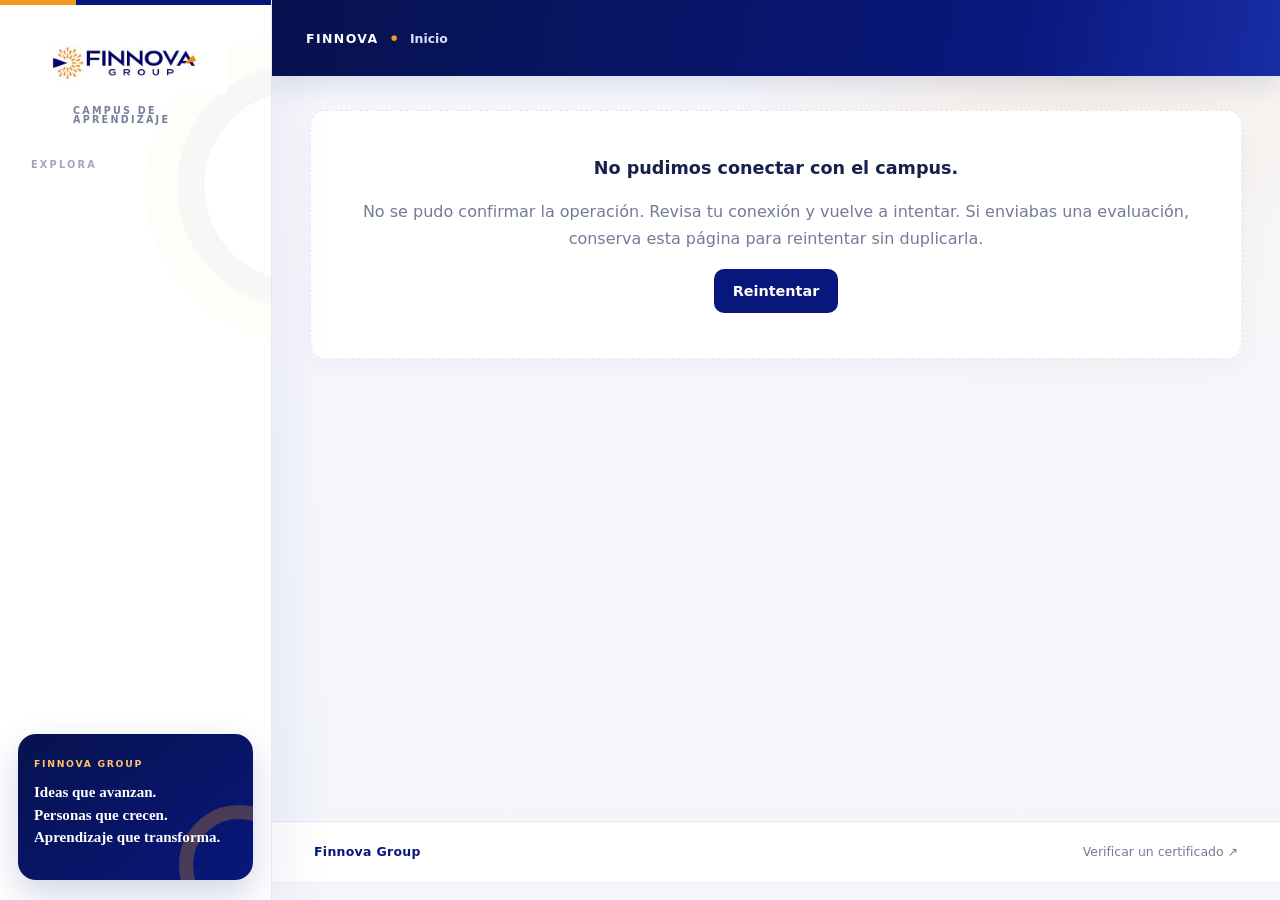
<file: web/index.html>
<!doctype html>
<html lang="es"><head><meta charset="utf-8"><meta name="viewport" content="width=device-width,initial-scale=1"><meta name="theme-color" content="#070a70"><meta name="description" content="Campus Finnova Group: aprendizaje, cursos y certificaciones corporativas."><title>Campus Finnova | Finnova Group</title><link rel="icon" href="favicon.svg?v=finnova7"><link rel="stylesheet" href="styles.css?v=finnova7"><script defer src="config.js?v=finnova7"></script><script defer src="demo.js?v=finnova7"></script><script defer src="certificate.js?v=finnova7"></script><script defer src="app.js?v=finnova7"></script></head>
<body class="finnova-theme"><a class="skip" href="#main">Saltar al contenido</a><aside id="sidebar"><a class="brand brand-finnova" href="#inicio" aria-label="Finnova Group — Campus de aprendizaje"><span class="brand-logo-wrap"><img class="brand-logo" src="assets/finnova-group.png?v=finnova7" alt="Finnova Group"></span><span class="brand-campus">CAMPUS DE APRENDIZAJE</span></a><div class="nav-label">EXPLORA</div><nav id="navigation" aria-label="Navegación principal"></nav><div class="aside-bottom"><span class="small">FINNOVA GROUP</span><p>Ideas que avanzan.<br>Personas que crecen.<br><strong>Aprendizaje que transforma.</strong></p><div id="mode"></div></div></aside><div class="shell"><header><button id="menu" class="icon-button" aria-label="Abrir menú" aria-expanded="false">☰</button><div class="breadcrumb"><strong class="breadcrumb-brand">FINNOVA</strong><span class="breadcrumb-dot">•</span><b id="section-name">Inicio</b></div><div id="account"></div></header><main id="main" tabindex="-1"><div class="empty">Preparando tu experiencia Finnova…</div></main><footer><span id="footer-brand">Finnova Group</span><a href="#verificar">Verificar un certificado ↗</a></footer></div><dialog id="dialog"><div id="dialog-content"></div></dialog><div id="toast" role="status" aria-live="polite"></div></body></html>
</file>
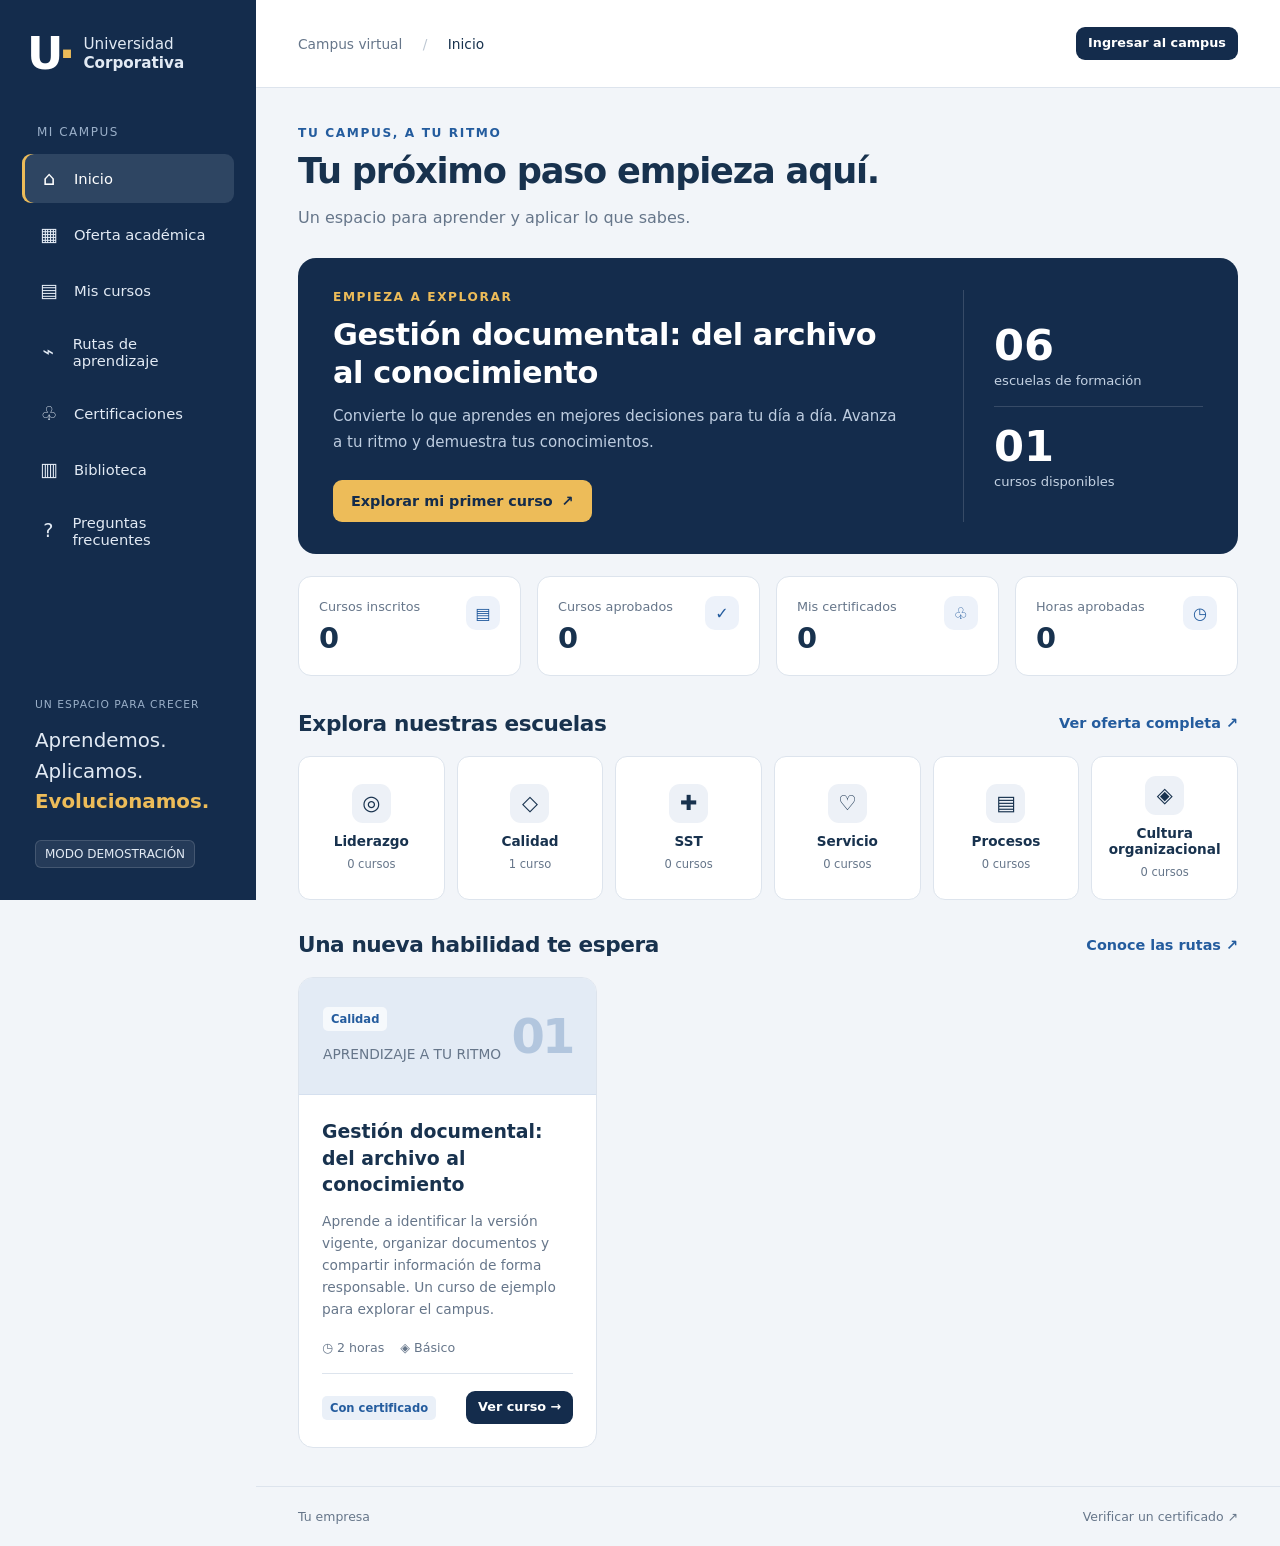
<file: universidad-corporativa/web/index.html>
<!doctype html>
<html lang="es"><head><meta charset="utf-8"><meta name="viewport" content="width=device-width,initial-scale=1"><meta name="theme-color" content="#142c4c"><meta name="description" content="Tu espacio de aprendizaje, cursos y certificaciones corporativas."><title>Universidad Corporativa</title><link rel="icon" href="favicon.svg"><link rel="stylesheet" href="styles.css"><script defer src="config.js"></script><script defer src="demo.js"></script><script defer src="app.js"></script></head>
<body><a class="skip" href="#main">Saltar al contenido</a><aside id="sidebar"><a class="brand" href="#inicio"><span class="mark">U<span>·</span></span><span>Universidad<br><strong>Corporativa</strong></span></a><div class="nav-label">MI CAMPUS</div><nav id="navigation" aria-label="Navegación principal"></nav><div class="aside-bottom"><span class="small">UN ESPACIO PARA CRECER</span><p>Aprendemos.<br>Aplicamos.<br><strong>Evolucionamos.</strong></p><div id="mode"></div></div></aside><div class="shell"><header><button id="menu" class="icon-button" aria-label="Abrir menú" aria-expanded="false">☰</button><div class="breadcrumb">Campus virtual <span>/</span> <b id="section-name">Inicio</b></div><div id="account"></div></header><main id="main" tabindex="-1"><div class="empty">Cargando tu campus…</div></main><footer><span id="footer-brand">Universidad Corporativa</span><a href="#verificar">Verificar un certificado ↗</a></footer></div><dialog id="dialog"><div id="dialog-content"></div></dialog><div id="toast" role="status" aria-live="polite"></div></body></html>
</file>
<file: web/styles.css>
:root{--navy:#070a70;--ink:#181e48;--muted:#656b7e;--line:#dfe3ef;--bg:#f4f5fa;--gold:#f49119;--blue:#2435a6;--green:#247968;--radius:18px;font-family:Inter,ui-sans-serif,system-ui,-apple-system,BlinkMacSystemFont,"Segoe UI",sans-serif;color:var(--ink);background:var(--bg);font-size:16px}*{box-sizing:border-box}body{margin:0}button,input,select,textarea{font:inherit}button,a,input,select,textarea{-webkit-tap-highlight-color:transparent}button,a{touch-action:manipulation}button{cursor:pointer}button:disabled{cursor:wait;opacity:.6}a{color:inherit;text-decoration:none}a:hover{text-decoration:underline}button:focus-visible,a:focus-visible,input:focus-visible,select:focus-visible,textarea:focus-visible,summary:focus-visible{outline:3px solid #2e86d5;outline-offset:3px}h1,h2,h3,p{margin-top:0}h1{font-size:2.2rem;line-height:1.2;letter-spacing:-1.2px;margin-bottom:12px}h2{font-size:1.35rem;letter-spacing:-.4px}h3{font-size:1.1rem;line-height:1.4}p{line-height:1.7}small,.small{font-size:.8rem}#sidebar{width:256px;background:var(--navy);color:#e2eaf4;position:fixed;inset:0 auto 0 0;z-index:10;padding:32px 22px;display:flex;flex-direction:column}.brand{display:flex;align-items:center;gap:13px;line-height:1.3;font-size:.95rem;margin:0 5px 48px}.brand:hover{text-decoration:none}.mark{font-size:2.8rem;font-weight:800;line-height:1;letter-spacing:-5px;color:white}.mark span{color:var(--gold)}.nav-label{color:#9aafc8;font-size:.75rem;letter-spacing:1.5px;margin:0 15px 15px}nav{display:grid;gap:7px}nav a{padding:13px 15px;display:flex;gap:13px;align-items:center;border-radius:9px;font-size:.92rem}nav a.active{background:#2e4562;color:#fff;box-shadow:inset 3px 0 var(--gold)}nav a:hover{background:#263f5e;text-decoration:none}.nav-icon{font-size:1.2rem;width:24px;text-align:center}.aside-bottom{margin-top:auto;padding:25px 13px 0}.aside-bottom .small{color:#9aafc8;font-size:.67rem;letter-spacing:1px}.aside-bottom p{font-size:1.24rem;line-height:1.55;margin:14px 0 22px}.aside-bottom strong{color:var(--gold)}.demo-label{display:inline-block;padding:6px 9px;background:#ffffff13;border:1px solid #ffffff25;border-radius:6px;font-size:.75rem}.shell{margin-left:256px}header{height:88px;padding:0 42px;background:white;border-bottom:1px solid var(--line);display:flex;justify-content:space-between;align-items:center;gap:15px}.breadcrumb{font-size:.86rem;color:var(--muted)}.breadcrumb span{margin:0 16px;color:#bdc7d2}.breadcrumb b{font-weight:500;color:var(--ink)}#account{display:flex;align-items:center;gap:14px}.avatar{background:#e6edf7;border-radius:50%;width:38px;height:38px;display:inline-grid;place-items:center;font-weight:600;font-size:.85rem}.account-name{font-size:.85rem}.icon-button{background:none;border:0;color:var(--ink);padding:8px}#menu{display:none}main{padding:38px 42px;min-height:calc(100vh - 155px);max-width:1550px;margin:auto}.eyebrow{font-size:.76rem;letter-spacing:1.6px;font-weight:650;text-transform:uppercase;color:var(--blue);margin-bottom:10px}.muted{color:var(--muted)}.intro{display:flex;align-items:center;justify-content:space-between;gap:20px;margin-bottom:27px}.intro p{margin:8px 0 0}.btn{border:0;border-radius:9px;padding:12px 18px;background:var(--navy);color:white;font-weight:600;font-size:.9rem;display:inline-flex;align-items:center;justify-content:center;gap:9px;line-height:1.3;white-space:normal}.btn:hover{background:#254971;text-decoration:none}.btn.secondary{border:1px solid var(--line);color:var(--ink);background:white}.btn.gold{background:var(--gold);color:var(--navy)}.btn.danger{background:#a93343}.btn.small{padding:8px 12px;font-size:.8rem}.btn.link{color:var(--blue);background:none;padding:6px 0}.hero{background:var(--navy);color:white;border-radius:var(--radius);padding:32px 35px;display:grid;grid-template-columns:1fr 240px;gap:35px;overflow:hidden;position:relative}.hero .eyebrow{color:var(--gold)}.hero h2{font-size:1.9rem;line-height:1.25;max-width:560px;margin:12px 0}.hero p{color:#becde0;font-size:.94rem;max-width:570px;margin-bottom:24px}.hero-summary{border-left:1px solid #ffffff26;padding-left:30px;display:flex;flex-direction:column;justify-content:center;gap:18px}.hero-summary strong{font-size:2.7rem;line-height:1;font-weight:600}.hero-summary span{font-size:.82rem;color:#c3d1e2;display:block;margin-top:6px}.hero-summary .mini{border-top:1px solid #ffffff26;padding-top:18px}.stats{display:grid;grid-template-columns:repeat(4,1fr);gap:16px;margin:22px 0 32px}.stat{background:white;border:1px solid var(--line);border-radius:13px;padding:19px 20px;display:flex;justify-content:space-between;align-items:flex-start;gap:12px}.stat b{display:block;font-size:1.8rem;line-height:1.2;margin:6px 0 0}.stat small{color:var(--muted);font-size:.8rem}.stat-icon{width:34px;height:34px;display:grid;place-items:center;background:#edf2fa;border-radius:10px;color:var(--blue)}.section-head{display:flex;justify-content:space-between;align-items:center;gap:16px;margin:30px 0 17px}.section-head h2{margin:0}.schools{display:grid;grid-template-columns:repeat(6,1fr);gap:12px}.school{background:white;border:1px solid var(--line);border-radius:12px;padding:19px 10px;text-align:center;color:var(--ink);transition:transform .18s,border-color .18s}.school:hover{transform:translateY(-3px);border-color:#7b9aba}.school strong{display:block;font-size:.85rem;margin:10px 0 4px}.school small{font-size:.72rem;color:var(--muted)}.school-symbol{width:39px;height:39px;display:grid;place-items:center;border-radius:11px;background:#edf1f7;margin:auto;font-size:1.3rem}.grid{display:grid;grid-template-columns:repeat(3,minmax(0,1fr));gap:21px}.course{border:1px solid var(--line);border-radius:15px;background:white;overflow:hidden;display:flex;flex-direction:column}.course-cover{background:#e3ebf5;min-height:117px;padding:24px;display:flex;justify-content:space-between;align-items:center;color:var(--blue);border-bottom:1px solid #d5e0ef}.cover-number{font-size:3rem;line-height:1;font-weight:750;opacity:.25;letter-spacing:-3px}.course-cover .tag{background:#ffffffb0}.course-body{padding:23px;display:flex;flex:1;flex-direction:column}.course h3{font-size:1.18rem;margin-bottom:12px}.course p{font-size:.86rem;color:var(--muted);line-height:1.6;flex:1}.course-meta{display:flex;gap:16px;font-size:.79rem;color:var(--muted);margin:7px 0 18px}.course-bottom{border-top:1px solid var(--line);padding-top:17px;display:flex;justify-content:space-between;align-items:center;gap:12px}.tag{font-size:.72rem;font-weight:600;border-radius:5px;padding:5px 8px;background:#eaf0f8;color:var(--blue);display:inline-block}.tag.green{color:#176451;background:#e6f3ee}.tag.gold{color:#885b0b;background:#fff3d9}.tag.red{color:#a52d3d;background:#fdeaf0}.filters{display:flex;flex-wrap:wrap;gap:12px;margin:24px 0}.filters input{flex:2;min-width:180px}.filters select{flex:1;min-width:170px}input,select,textarea{border:1px solid #cbd5e0;border-radius:8px;background:white;color:var(--ink);padding:11px 12px;width:100%;font-size:.93rem}textarea{resize:vertical;min-height:100px;line-height:1.6}label{display:block;font-size:.85rem;font-weight:550;margin-bottom:7px}label:has(input[type=checkbox]),label:has(input[type=radio]){font-weight:400;display:flex;align-items:flex-start;gap:11px;line-height:1.55}input[type=checkbox],input[type=radio]{width:19px;height:19px;flex-shrink:0;margin:3px 0;accent-color:var(--navy)}.field{margin-bottom:18px}.form-grid{display:grid;grid-template-columns:1fr 1fr;gap:0 18px}.panel{background:white;border:1px solid var(--line);border-radius:var(--radius);padding:28px;margin-bottom:22px}.panel p:last-child{margin-bottom:0}.empty{background:white;border:1px dashed #c2cede;border-radius:15px;padding:45px 28px;text-align:center;color:var(--muted)}.empty h3{color:var(--ink)}.progress{height:7px;background:#e8edf4;border-radius:10px;overflow:hidden;margin:12px 0}.progress span{height:100%;display:block;background:var(--green);border-radius:10px}.course-layout{display:grid;grid-template-columns:270px minmax(0,1fr);gap:24px}.lesson-nav{align-self:start;background:white;border:1px solid var(--line);padding:20px;border-radius:14px}.lesson-nav button{display:block;text-align:left;width:100%;border:0;border-radius:8px;background:none;padding:13px 11px;color:var(--ink);font-size:.86rem;margin:5px 0;line-height:1.5}.lesson-nav button.active{background:#eaf0f8;font-weight:600}.reading{white-space:pre-wrap;line-height:1.9;font-size:1rem}.lesson-actions{display:flex;justify-content:space-between;gap:14px;border-top:1px solid var(--line);padding-top:22px;margin-top:28px}.notice{padding:15px 19px;border:1px solid #e2d3ae;background:#fff8e9;border-radius:10px;color:#775621;font-size:.88rem;line-height:1.6;margin-bottom:22px}.notice.blue{background:#edf4fc;border-color:#cbdff4;color:#254971}.quiz-question{border:1px solid var(--line);border-radius:12px;padding:24px;margin:20px 0}.quiz-question legend{font-weight:600;padding:0 7px;line-height:1.5}.quiz-question label{padding:11px 13px;border:1px solid var(--line);border-radius:7px;margin:10px 0}.quiz-question label:has(input:checked){background:#edf4fc;border-color:#457fb4}.score{font-size:4rem;font-weight:700;color:var(--green);margin:12px 0}.cert{position:relative;padding:29px;border-top:4px solid var(--gold)}.cert .cert-icon{font-size:2rem;color:#ad7b21;margin-bottom:18px}.cert h3{margin:10px 0}.cert code{font-size:.78rem;word-break:break-all;color:var(--muted)}.tabs{display:flex;gap:6px;border-bottom:1px solid var(--line);margin:24px 0;flex-wrap:wrap}.tabs button{border:0;background:none;padding:14px 18px;color:var(--muted);border-bottom:3px solid transparent}.tabs button.active{color:var(--navy);border-color:var(--navy);font-weight:600}.table-wrap{overflow:auto;background:white;border:1px solid var(--line);border-radius:12px}table{width:100%;border-collapse:collapse;font-size:.82rem;white-space:nowrap}th,td{text-align:left;border-bottom:1px solid var(--line);padding:15px}th{background:#eaf0f7;font-weight:600}td .btn{font-size:.76rem}details{padding:21px 0;border-bottom:1px solid var(--line)}summary{cursor:pointer;font-weight:600;line-height:1.5}details p{margin:15px 0 0;color:var(--muted)}footer{border-top:1px solid var(--line);padding:22px 42px;display:flex;justify-content:space-between;gap:20px;font-size:.78rem;color:var(--muted)}dialog{border:0;border-radius:18px;padding:30px;max-width:560px;width:calc(100% - 30px);max-height:90vh;box-shadow:0 20px 100px #10284340;color:var(--ink)}dialog::backdrop{background:#11283fb3;backdrop-filter:blur(3px)}.dialog-head{display:flex;justify-content:space-between;gap:20px;margin-bottom:18px}.dialog-head h2{margin:0}.dialog-actions{display:flex;gap:12px;margin-top:20px;flex-wrap:wrap}.error{color:#a1293d;font-size:.87rem;line-height:1.5;margin:12px 0}#toast{position:fixed;bottom:25px;left:50%;transform:translateX(-50%);z-index:50;background:var(--navy);color:white;border-radius:10px;padding:14px 22px;max-width:90vw;box-shadow:0 6px 30px #0002;display:none;font-size:.9rem}.editor-item{padding:20px;border:1px solid var(--line);border-radius:12px;margin-bottom:18px}.editor-item h3{display:flex;justify-content:space-between;align-items:center;gap:15px}.editor-width{max-width:950px}.auth-card{max-width:580px;margin:40px auto}.skip{position:fixed;top:-60px;left:20px;background:white;padding:12px;z-index:100}.skip:focus{top:10px}.route-step{display:flex;align-items:center;gap:12px;margin:14px 0;font-size:.9rem}.route-step b{background:#edf2f8;width:26px;height:26px;border-radius:50%;display:grid;place-items:center;font-size:.8rem;flex-shrink:0}.row{display:flex;align-items:center;gap:12px;flex-wrap:wrap}.bar-row{display:grid;grid-template-columns:130px 1fr 45px;gap:14px;align-items:center;font-size:.85rem;margin:13px 0}.certificate-print{border:8px double var(--gold);padding:45px;text-align:center;background:white}.certificate-print h1{font-size:2rem}.certificate-print h2{font-size:1.7rem}.certificate-print p{margin:17px 0}.visually-hidden{position:absolute;width:1px;height:1px;overflow:hidden;clip:rect(0,0,0,0)}@media(min-width:1450px){.hero{padding:38px 42px}.hero h2{font-size:2.2rem}}@media(max-width:1150px){#sidebar{width:220px;padding:28px 16px}.shell{margin-left:220px}main{padding:30px 25px}header{padding:0 25px}.schools{grid-template-columns:repeat(3,1fr)}.grid{grid-template-columns:repeat(2,minmax(0,1fr))}.hero{grid-template-columns:1fr 150px;gap:22px}.stats{grid-template-columns:repeat(2,1fr)}}@media(max-width:760px){#sidebar{transform:translateX(-100%);transition:transform .2s;width:256px}body.menu-open #sidebar{transform:translateX(0);box-shadow:0 0 0 100vmax #12263e80}.shell{margin-left:0}#menu{display:block}header{height:72px;padding:0 18px;position:relative}.breadcrumb{flex:1;font-size:.8rem}.breadcrumb span{margin:0 7px}.breadcrumb b{display:none}.account-name{display:none}main{padding:26px 19px}.intro{align-items:flex-start}.intro .btn{font-size:.8rem;padding:10px;flex-shrink:0}h1{font-size:1.8rem}.hero{grid-template-columns:1fr;padding:27px}.hero h2{font-size:1.65rem}.hero-summary{display:none}.stats{gap:10px;margin-bottom:25px}.stat{padding:15px}.stat small{font-size:.74rem}.stat-icon{display:none}.schools{gap:9px}.school{padding:15px 7px}.school strong{font-size:.77rem}.grid{grid-template-columns:1fr}.course-layout{grid-template-columns:1fr}.lesson-nav{padding:14px}.lesson-nav button{padding:8px}.panel{padding:22px}.form-grid{grid-template-columns:1fr}.section-head{align-items:flex-start}.section-head .btn{font-size:.78rem}.lesson-actions{flex-wrap:wrap}footer{padding:20px;font-size:.7rem}.tabs button{padding:12px 9px;font-size:.82rem}.bar-row{grid-template-columns:85px 1fr 36px}.certificate-print{padding:22px}.certificate-print h1{font-size:1.4rem}}@media(prefers-reduced-motion:reduce){*{animation:none!important;transition:none!important;scroll-behavior:auto!important}}@media print{#sidebar,header,footer,.no-print,#toast{display:none!important}.shell{margin:0}main{padding:0}.certificate-print{margin:0;border:6px double #ad7b21;page-break-inside:avoid}body{background:white}@page{size:landscape;margin:15mm}}


/* Visores integrados y estado de solicitudes, sin cambiar el diseño del campus. */
#network-status{position:fixed;bottom:20px;right:20px;z-index:10000;background:#142c4c;color:white;padding:12px 18px;border-radius:10px;box-shadow:0 4px 18px #0002;pointer-events:none}
#network-status[hidden]{display:none}
.resource-viewer{margin-top:24px;max-width:100%;min-width:0}
.resource-viewer iframe{display:block;width:100%;height:65vh;min-height:280px;border:1px solid #dce2e8;border-radius:10px;background:#f7f9fc}
.resource-viewer iframe.video-frame{height:auto;min-height:0;aspect-ratio:16/9}
.resource-viewer video,.resource-viewer img{display:block;width:100%;max-height:70vh;object-fit:contain;border-radius:10px;background:#101c2d}
.resource-viewer audio{width:100%}
.resource-viewer details{margin-top:12px;font-size:13px;overflow-wrap:anywhere}
dialog.resource-dialog{width:min(1100px,95vw);max-width:95vw}
.course-layout>section{min-width:0}


/* Universidad Corporativa / edición institucional */
:root{--navy:#18283f;--ink:#21314a;--muted:#626e7e;--line:#e0e3e7;--bg:#f6f6f3;--gold:#d6b775;--blue:#35557b;--green:#287462;--radius:20px}
body{background:radial-gradient(ellipse at 100% 0,#e9edf2 0,transparent 38%),var(--bg)}
h1{font-weight:650;letter-spacing:-1.3px}h2{font-weight:650}main{padding-top:42px}
#sidebar{background:linear-gradient(160deg,#243851,#111e32 72%);border-right:1px solid #ffffff12;overflow-y:auto}
.brand{margin-bottom:42px;gap:12px;font-size:.91rem}.brand .mark{position:relative;border:1px solid #d6b7758a;border-radius:50%;width:49px;height:49px;display:grid;place-items:center;font:25px Georgia,serif;letter-spacing:-3px;color:#e8d2a4;flex-shrink:0}.mark span{font:inherit;color:inherit;position:absolute;left:25px;top:14px;font-size:19px}.brand .mark{padding-right:10px}
.nav-label{font-size:.64rem;letter-spacing:2.4px;color:#9eafc3}nav a{padding:13px 14px;border:1px solid transparent;transition:background .18s,color .18s}nav a.active{background:#ffffff0d;border-color:#d6b7753d;box-shadow:inset 3px 0 var(--gold);color:#f4dfb8}nav a:hover{background:#ffffff0d}.aside-bottom{border-top:1px solid #ffffff14;margin-top:36px}.aside-bottom p{font-family:Georgia,serif;font-size:1.3rem}.aside-bottom .small{letter-spacing:1.7px;font-size:.59rem}.demo-label{font-size:.64rem;letter-spacing:1px;border-radius:20px;padding:7px 10px}
header{background:#ffffffd9;backdrop-filter:blur(15px);height:82px;border-bottom-color:#dce0e5}.avatar{background:#e9edf1;border:1px solid #d6dfe7;color:#304763}.eyebrow{font-size:.65rem;letter-spacing:2.2px;color:#816436}.intro{margin-bottom:30px}.intro p{max-width:700px}
.btn{border-radius:10px;padding:13px 19px;box-shadow:0 3px 7px #18283f0b;transition:background .16s,box-shadow .16s,transform .16s}.btn:hover{box-shadow:0 6px 16px #18283f16;transform:translateY(-1px)}.btn.gold{background:linear-gradient(110deg,#e4c990,#c9a15d);color:#16253b}.btn.secondary{background:#ffffffc9;border-color:#d9dee4}.btn.link{box-shadow:none}.btn:disabled{transform:none}.btn:active{transform:translateY(0)}
.hero{isolation:isolate;background:radial-gradient(ellipse at 90% 20%,#3c5470 0,transparent 52%),linear-gradient(110deg,#182a43,#142238);padding:40px;border:1px solid #ffffff22;box-shadow:0 18px 35px #17283c12;min-height:280px;grid-template-columns:minmax(0,1fr) 220px}
.hero:before,.hero:after{content:"";position:absolute;width:380px;height:380px;right:-165px;top:-140px;border:1px solid #d6b77542;border-radius:46%;transform:rotate(35deg);z-index:-1}.hero:after{width:470px;height:470px;right:-205px;top:-178px}.hero h2{font-family:Georgia,serif;font-weight:400;font-size:2.4rem;letter-spacing:-.6px;max-width:630px}.hero p{line-height:1.8;color:#d0d9e3;font-size:.91rem}.hero .eyebrow{color:#e2c58d;font-size:.64rem}.hero-summary{position:relative;border-left:1px solid #d7b9783b;gap:12px;padding-left:28px}.hero-summary strong{font-weight:400;font-family:Georgia,serif;font-size:2.4rem}.hero-summary .mini{padding-top:10px}.hero-emblem{position:absolute;right:-7px;top:0;font:46px Georgia,serif;color:#dfc38727;letter-spacing:-7px}.hero-summary span.hero-emblem{font-size:46px;color:#dfc38727}
.stats{gap:16px;margin:24px 0 38px}.stat{border-color:#e3e5e8;border-radius:14px;box-shadow:0 5px 18px #18283f04;padding:22px}.stat b{font-size:2rem;font-weight:550;letter-spacing:-1px}.stat-icon{background:#f5f1e8;color:#92703a;border:1px solid #e9dfca}.stat small{font-size:.75rem}
.section-head{margin-top:36px}.section-head h2{font-size:1.25rem}.school{border-radius:15px;padding:23px 10px;box-shadow:0 4px 13px #18283f03}.school:hover{border-color:#b79a66;box-shadow:0 10px 24px #18283f0b}.school-symbol{background:#f2f0eb;color:#8d703e;border-radius:50%;width:44px;height:44px}.school:nth-child(2n) .school-symbol{background:#eaf0f4;color:#41607e}.school strong{font-weight:600;line-height:1.4;min-height:1.4em}
.course{border-radius:18px;box-shadow:0 7px 22px #18283f06;transition:box-shadow .2s,transform .2s}.course:hover{transform:translateY(-3px);box-shadow:0 14px 30px #18283f10}.course-cover{position:relative;isolation:isolate;overflow:hidden;min-height:144px;background:linear-gradient(125deg,#253b55,#516a82);color:#f3e1bb;border:none;padding:25px}.course-cover:after{content:"";width:190px;height:190px;border:1px solid #e7d1a055;position:absolute;right:-55px;top:-40px;border-radius:50%;z-index:-1;box-shadow:0 0 0 18px #ffffff04,0 0 0 38px #ffffff03}.course-cover[data-school="SST"]{background:linear-gradient(125deg,#21433e,#608073)}.course-cover[data-school="Servicio"]{background:linear-gradient(125deg,#584142,#987569)}.course-cover[data-school="Liderazgo"]{background:linear-gradient(125deg,#34324e,#6b6384)}.course-cover[data-school="Procesos"]{background:linear-gradient(125deg,#344c59,#6e8b94)}.course-cover[data-school="Cultura organizacional"]{background:linear-gradient(125deg,#655039,#a38962)}.course-cover .tag{background:#ffffff16;color:#fff;border:1px solid #ffffff38;letter-spacing:.5px}.course-cover p.small{color:#dfdfe4;font-size:.6rem;letter-spacing:1.7px}.cover-number{font:66px Georgia,serif;color:white;opacity:.22;letter-spacing:-3px}.course-body{padding:25px}.course h3{font-size:1.12rem;line-height:1.5}.course-bottom{flex-wrap:wrap}.tag{border-radius:20px;padding:6px 10px;font-size:.68rem}.panel{box-shadow:0 6px 22px #17263e04;border-color:#e0e3e7}.lesson-nav{border-radius:18px;position:sticky;top:22px}.lesson-nav button.active{background:#f4f0e6;color:#73592f;box-shadow:inset 3px 0 #b59963}.progress{height:6px}.progress span{background:linear-gradient(90deg,#386d65,#6a9986)}.reading{max-width:820px;line-height:1.95;color:#3d4b5d}.quiz-question{background:#fafbf9}.quiz-question label{background:white;padding:14px}.quiz-question label:has(input:checked){background:#edf3f0;border-color:#6c9687}.score{font-family:Georgia,serif}.cert{border-top:3px solid #c3a064;background:linear-gradient(135deg,#fff,#fbf9f3);overflow:hidden}.cert .cert-icon{font-family:Georgia,serif;display:grid;place-items:center;width:48px;height:48px;border:1px solid #d7c293;border-radius:50%;font-size:26px;color:#9b793f}.cert .row{gap:8px}.tabs{gap:4px}.tabs button{font-size:.86rem;border-radius:8px 8px 0 0}.tabs button.active{background:#f0ece3;border-color:#b39460;color:#71582d}.table-wrap{box-shadow:0 6px 18px #18283f04}th{background:#f0f2f4;color:#546174;font-size:.74rem;padding:17px 15px}tbody tr:hover{background:#fafbf9}td{padding:17px 15px}input,select,textarea{border-color:#d4dbe2;padding:12px 14px;border-radius:10px}input:focus,select:focus,textarea:focus{border-color:#8b7854}.editor-item{background:#fafbf9;border-radius:15px;padding:24px}dialog{border:1px solid #e8e3d7;border-radius:22px;padding:32px}dialog::backdrop{background:#0c1b32a8;backdrop-filter:blur(6px)}footer{margin-top:20px;background:#ffffff60}#network-status{background:#20334e;border:1px solid #b59a6550;font-size:.83rem}
@media(max-width:1150px){.hero{grid-template-columns:1fr 150px;padding:30px}.hero h2{font-size:2rem}.hero-emblem{display:none}}
@media(max-width:760px){main{padding:25px 18px}header{height:72px}.hero{grid-template-columns:1fr;padding:28px 25px;min-height:0}.hero h2{font-size:1.85rem}.hero:before{right:-240px}.hero-summary{display:none}.intro{flex-wrap:wrap}.stat{padding:17px}.stats{gap:10px}.stat b{font-size:1.85rem}.school{padding:18px 8px}.school strong{font-size:.77rem}.school-symbol{width:37px;height:37px}.lesson-nav{position:static}.panel{padding:22px}.course-cover{min-height:130px}.course:hover{transform:none}.aside-bottom{margin-top:auto}dialog{padding:22px}.hero p{font-size:.88rem}}
/* Certificate composition matches the automatic PDF, with selectable text. */
.diploma-wrap{container-type:inline-size;width:100%;overflow:hidden;border-radius:8px;box-shadow:0 12px 42px #070a701a;background:white}.diploma{position:relative;width:100%;aspect-ratio:720/405;background:#fff url('assets/certificate-background.jpg') center/100% 100% no-repeat;overflow:hidden}.diploma-text{position:absolute;display:flex;align-items:center;justify-content:center;text-align:center;line-height:1.18;padding:0 1%;overflow-wrap:anywhere;white-space:normal}.diploma-text a{text-decoration:underline;text-underline-offset:2px}.diploma-logo{position:absolute;left:38%;top:4.4%;width:24%;height:auto;object-fit:contain}.diploma-signature-logo{position:absolute;left:18.2%;top:79.2%;width:24.5%;height:12.2%;object-fit:contain}.diploma-warning{position:absolute;left:20%;top:94.5%;width:60%;text-align:center;font:bold .9cqw Arial;color:#a13d32;letter-spacing:.08cqw}.certificate-dialog{width:min(1200px,96vw);max-width:96vw}.certificate-dialog .dialog-actions{align-items:center}.certificate-dialog .dialog-actions p{margin:0}
@media print{body:has(dialog[open].certificate-dialog) .shell{display:none}dialog[open].certificate-dialog{position:static;display:block;width:100%;max-width:none;max-height:none;margin:0;padding:0;box-shadow:none;border:0}dialog.certificate-dialog .dialog-head,dialog.certificate-dialog .dialog-actions,#network-status{display:none!important}.diploma-wrap{box-shadow:none}.diploma{-webkit-print-color-adjust:exact;print-color-adjust:exact}.diploma-warning{display:block}@page{size:landscape;margin:0}}


/* Identidad Finnova Group */
.brand.brand-finnova{display:flex;flex-direction:column;align-items:stretch;gap:8px;margin:0 5px 42px;line-height:1;text-decoration:none}
.brand-finnova .brand-logo-wrap{display:flex;align-items:center;justify-content:center;width:100%;min-height:66px;padding:10px 11px;background:#fff;border:1px solid #ffffff30;border-radius:14px;box-shadow:0 10px 28px #08152633}
.brand-finnova .brand-logo{display:block;width:100%;max-width:186px;height:auto;object-fit:contain}
.brand-finnova .brand-campus{padding-left:2px;color:#dce6f2;font-size:.68rem;font-weight:650;letter-spacing:1.8px;text-transform:uppercase}
@media(max-width:1150px){.brand-finnova .brand-logo-wrap{padding:9px}.brand-finnova .brand-campus{font-size:.62rem;letter-spacing:1.35px}}


/* =========================================================
   FINNOVA GROUP — IDENTIDAD CORPORATIVA V4
   Azul corporativo + naranja Finnova. Mantiene la lógica del campus.
   ========================================================= */
:root{--navy:#070a70;--ink:#141b45;--muted:#667085;--line:#e3e6ef;--bg:#f5f6fa;--gold:#f49119;--blue:#152795;--green:#18856f;--radius:18px}
body.finnova-theme{background:linear-gradient(180deg,#f8f9fc 0,#f4f5fa 100%);color:var(--ink)}
body.finnova-theme #sidebar{background:linear-gradient(180deg,#070a70 0%,#0b126e 55%,#11194e 100%);border-right:1px solid #ffffff12;box-shadow:18px 0 50px #0b12520d}
.brand.brand-finnova{display:flex;flex-direction:column;align-items:stretch;gap:9px;margin:0 0 36px;line-height:1;text-decoration:none}
.brand-finnova .brand-logo-wrap{display:flex;align-items:center;justify-content:center;width:100%;min-height:82px;padding:12px 10px;background:#fff;border-radius:16px;box-shadow:0 12px 30px #02062d4d;border:2px solid #f4911930}
.brand-finnova .brand-logo{display:block;width:100%;max-width:205px;height:auto;object-fit:contain}
.brand-finnova .brand-campus{padding:3px 4px 0;color:#fff;font-size:.7rem;font-weight:800;letter-spacing:2.3px;text-transform:uppercase}
body.finnova-theme .nav-label{color:#b8c0ec;font-size:.64rem;letter-spacing:2.2px;font-weight:700}
body.finnova-theme nav a{border-radius:11px;color:#e9ebff;border:1px solid transparent;transition:.18s ease}
body.finnova-theme nav a:hover{background:#ffffff10;border-color:#ffffff12}
body.finnova-theme nav a.active{background:linear-gradient(90deg,#f4911929,#ffffff0b);color:#fff;border-color:#f491194d;box-shadow:inset 4px 0 #f49119}
body.finnova-theme nav a.active .nav-icon{color:#f7a833}
body.finnova-theme .aside-bottom{border-top:1px solid #ffffff18;padding-top:24px}
body.finnova-theme .aside-bottom .small{color:#b9c1ec;letter-spacing:1.6px}
body.finnova-theme .aside-bottom p{color:#fff;font-size:1.22rem}
body.finnova-theme .aside-bottom strong{color:#f6a42c}
body.finnova-theme .demo-label{background:#ffffff0c;border:1px solid #f4911954;color:#f7d4a5}
body.finnova-theme header{background:#fff;border-bottom:1px solid #e7e9f1;box-shadow:0 4px 16px #0b125208;position:relative}
body.finnova-theme header:before{content:"";position:absolute;left:0;right:0;top:0;height:3px;background:linear-gradient(90deg,#070a70 0 72%,#f49119 72% 100%)}
body.finnova-theme .breadcrumb-brand{color:#070a70;font-weight:800}
body.finnova-theme .avatar{background:#eef0ff;color:#070a70;border:1px solid #d9ddff}
body.finnova-theme .eyebrow{color:#152795;font-weight:800}
body.finnova-theme .intro h1{color:#0a0f5e}
body.finnova-theme .btn{background:#070a70;border-radius:10px;box-shadow:0 8px 18px #070a7017}
body.finnova-theme .btn:hover{background:#131a87}
body.finnova-theme .btn.gold{background:#f49119;color:#10165d;box-shadow:0 10px 24px #f4911930}
body.finnova-theme .btn.gold:hover{background:#ffa629}
body.finnova-theme .btn.secondary{background:#fff;border:1px solid #dfe3ef;color:#151c57;box-shadow:none}
body.finnova-theme .btn.link{background:none;color:#14249a;box-shadow:none}
body.finnova-theme .hero{background:linear-gradient(128deg,#070a70 0%,#121a85 58%,#202c9b 100%);border:1px solid #ffffff12;border-radius:22px;box-shadow:0 24px 55px #070a7022;isolation:isolate}
body.finnova-theme .hero:before{content:"";position:absolute;width:330px;height:330px;border-radius:50%;right:-105px;top:-165px;background:radial-gradient(circle,#f491196b 0,#f491191c 46%,transparent 70%);z-index:-1}
body.finnova-theme .hero:after{content:"";position:absolute;width:180px;height:180px;border:26px solid #ffffff08;border-radius:50%;right:160px;bottom:-120px;z-index:-1}
body.finnova-theme .hero .eyebrow{color:#ffb14b}
body.finnova-theme .hero p{color:#d9ddff}
body.finnova-theme .hero-summary{border-left:1px solid #ffffff28}
body.finnova-theme .hero-summary span{color:#dce0ff}
.hero-logo-card{display:flex!important;align-items:center;justify-content:center;background:#fff;border-radius:12px;padding:9px 10px;margin:0 0 4px;width:170px;box-shadow:0 10px 28px #03062d35}
.hero-logo-card img{display:block;width:100%;height:auto}
body.finnova-theme .stat,body.finnova-theme .panel,body.finnova-theme .course,body.finnova-theme .school,body.finnova-theme .lesson-nav,body.finnova-theme .table-wrap{border-color:#e4e7f0;box-shadow:0 8px 28px #0d144c09}
body.finnova-theme .stat{border-top:3px solid #eef0fb}
body.finnova-theme .stat:nth-child(2){border-top-color:#f49119}
body.finnova-theme .stat-icon{background:#eef0ff;color:#111a8c}
body.finnova-theme .school{transition:transform .18s ease,box-shadow .18s ease,border-color .18s ease}
body.finnova-theme .school:hover{transform:translateY(-4px);border-color:#f4911970;box-shadow:0 13px 30px #0b125215}
body.finnova-theme .school-symbol{background:linear-gradient(145deg,#eef0ff,#fff4e7);color:#101a8b}
body.finnova-theme .course{border-radius:18px}
body.finnova-theme .course-cover{background:linear-gradient(135deg,#eef0ff 0%,#f7f8ff 70%,#fff2e2 100%);border-bottom:1px solid #e0e4f2;color:#101a8b;position:relative;overflow:hidden}
body.finnova-theme .course-cover:after{content:"";position:absolute;width:72px;height:72px;border-radius:50%;right:-24px;bottom:-28px;background:#f4911925}
body.finnova-theme .tag{background:#eef0ff;color:#121d8c}
body.finnova-theme .tag.gold{background:#fff0dc;color:#a45600}
body.finnova-theme .progress span{background:linear-gradient(90deg,#101a87,#f49119)}
body.finnova-theme input:focus,body.finnova-theme select:focus,body.finnova-theme textarea:focus{border-color:#17279b;box-shadow:0 0 0 3px #17279b17;outline:none}
body.finnova-theme footer{background:#fff;border-top-color:#e6e8ef}
body.finnova-theme footer span{font-weight:800;color:#070a70}
body.finnova-theme #toast{background:#070a70;border:1px solid #f4911955}
body.finnova-theme dialog{border-top:4px solid #f49119}
body.finnova-theme .cert{border-top-color:#f49119}
body.finnova-theme .cert .cert-icon{color:#f49119}
@media(max-width:1150px){.brand-finnova .brand-logo-wrap{min-height:72px;padding:10px}.brand-finnova .brand-campus{font-size:.62rem;letter-spacing:1.7px}.hero-logo-card{width:135px}}
@media(max-width:760px){body.finnova-theme #sidebar{background:linear-gradient(180deg,#070a70,#11194e)}.brand-finnova .brand-logo-wrap{min-height:78px}.hero-logo-card{display:none!important}}

/* =========================================================
   FINNOVA GROUP · VISUAL SYSTEM V5
   Azul institucional + naranja de innovación.
   ========================================================= */
body.finnova-theme{
 --f-blue:#08177b;
 --f-blue-2:#12299d;
 --f-blue-3:#07124e;
 --f-orange:#f39a1e;
 --f-orange-2:#ffb13b;
 --f-ice:#f5f7fc;
 --f-white:#ffffff;
 --f-text:#16204b;
 --f-muted:#737b96;
 --f-line:#e5e8f1;
 --navy:var(--f-blue);
 --ink:var(--f-text);
 --muted:var(--f-muted);
 --gold:var(--f-orange);
 --blue:var(--f-blue-2);
 --bg:var(--f-ice);
 background:
   radial-gradient(circle at 85% 8%,rgba(243,154,30,.10),transparent 23rem),
   linear-gradient(180deg,#f8f9fd 0%,#f3f5fb 100%);
 color:var(--f-text);
}
body.finnova-theme #sidebar{
 width:272px;
 padding:24px 18px 20px;
 background:#fff;
 color:var(--f-text);
 border-right:1px solid var(--f-line);
 box-shadow:18px 0 45px rgba(8,23,123,.055);
 overflow:hidden;
}
body.finnova-theme #sidebar:before{
 content:"";
 position:absolute;
 inset:0 0 auto 0;
 height:5px;
 background:linear-gradient(90deg,var(--f-orange) 0 28%,var(--f-blue) 28% 100%);
}
body.finnova-theme #sidebar:after{
 content:"";
 position:absolute;
 width:190px;height:190px;
 border:1px solid rgba(8,23,123,.06);
 border-radius:50%;
 right:-124px;top:90px;
 box-shadow:0 0 0 26px rgba(8,23,123,.025),0 0 0 58px rgba(243,154,30,.025);
 pointer-events:none;
}
body.finnova-theme .shell{margin-left:272px}
body.finnova-theme .brand-finnova{
 position:relative;z-index:1;
 display:block;
 margin:8px 4px 34px;
 padding:0;
 text-align:left;
}
body.finnova-theme .brand-finnova .brand-logo-wrap{
 display:flex;
 align-items:center;
 justify-content:flex-start;
 min-height:0;
 padding:0;
 background:transparent;
 border:0;
 box-shadow:none;
 overflow:visible;
}
body.finnova-theme .brand-finnova .brand-logo{
 width:205px;
 max-width:100%;
 height:auto;
 object-fit:contain;
 display:block;
 filter:none;
}
body.finnova-theme .brand-finnova .brand-campus{
 display:block;
 margin:9px 0 0 47px;
 color:#77809a;
 font-size:.60rem;
 font-weight:800;
 letter-spacing:2.25px;
 text-transform:uppercase;
}
body.finnova-theme .nav-label{
 margin:0 13px 11px;
 color:#a1a7b8;
 font-size:.61rem;
 font-weight:900;
 letter-spacing:2.2px;
}
body.finnova-theme nav{gap:4px;position:relative;z-index:1}
body.finnova-theme nav a{
 position:relative;
 min-height:47px;
 padding:11px 12px;
 border:1px solid transparent;
 border-radius:12px;
 color:#3f496b;
 font-size:.87rem;
 font-weight:650;
 transition:background .18s,border-color .18s,color .18s,transform .18s;
}
body.finnova-theme nav a:hover{
 background:#f5f7ff;
 border-color:#e9ebf6;
 color:var(--f-blue);
 transform:translateX(2px);
}
body.finnova-theme nav a.active{
 background:linear-gradient(90deg,#eef1ff 0%,#fff8ee 100%);
 border-color:#dfe4fb;
 color:var(--f-blue);
 box-shadow:none;
}
body.finnova-theme nav a.active:before{
 content:"";
 position:absolute;left:-1px;top:9px;bottom:9px;width:4px;border-radius:0 8px 8px 0;
 background:var(--f-orange);
}
body.finnova-theme .nav-icon{
 width:28px;height:28px;
 display:grid;place-items:center;
 border-radius:9px;
 background:#f2f4fa;
 color:#5e6683;
 font-size:.88rem;
 font-weight:800;
}
body.finnova-theme nav a.active .nav-icon{background:var(--f-blue);color:#fff}
body.finnova-theme .aside-bottom{
 position:relative;z-index:1;
 margin-top:auto;
 padding:18px 16px 17px;
 background:linear-gradient(145deg,var(--f-blue-3),var(--f-blue));
 border:0;
 border-radius:18px;
 overflow:hidden;
 box-shadow:0 14px 34px rgba(8,23,123,.18);
}
body.finnova-theme .aside-bottom:after{
 content:"";position:absolute;width:92px;height:92px;border-radius:50%;right:-46px;bottom:-45px;
 border:14px solid rgba(243,154,30,.28);
}
body.finnova-theme .aside-bottom .small{color:#ffc368;font-size:.58rem;font-weight:800;letter-spacing:1.7px}
body.finnova-theme .aside-bottom p{position:relative;z-index:1;color:#fff;font-size:.94rem;line-height:1.5;margin:10px 0 14px;font-weight:650}
body.finnova-theme .aside-bottom strong{color:#fff}
body.finnova-theme .demo-label{position:relative;z-index:1;background:#ffffff10;border:1px solid #ffffff20;color:#d9ddff;font-size:.58rem;letter-spacing:1px}
body.finnova-theme header{
 height:76px;
 padding:0 34px;
 background:linear-gradient(100deg,var(--f-blue-3) 0%,var(--f-blue) 72%,#182da5 100%);
 border:0;
 box-shadow:0 10px 30px rgba(8,23,123,.12);
 position:sticky;top:0;z-index:8;
}
body.finnova-theme header:before{display:none}
body.finnova-theme .breadcrumb{display:flex;align-items:center;gap:10px;color:#d9defe;font-size:.78rem}
body.finnova-theme .breadcrumb-brand{color:#fff;font-weight:900;letter-spacing:1.4px}
body.finnova-theme .breadcrumb-dot{color:var(--f-orange);font-size:1.2rem;margin:0!important}
body.finnova-theme .breadcrumb b{color:#d9defe;font-weight:550}
body.finnova-theme header #account{color:#fff}
body.finnova-theme header .account-name{color:#fff;font-weight:650}
body.finnova-theme header .avatar{background:var(--f-orange);color:#111a68;border:0;font-weight:900}
body.finnova-theme header .btn.secondary{background:#ffffff10;border-color:#ffffff2e;color:#fff}
body.finnova-theme header .btn.secondary:hover{background:#fff;color:var(--f-blue)}
body.finnova-theme main{padding:34px 38px 46px;max-width:1510px}
body.finnova-theme .intro{margin-bottom:24px}
body.finnova-theme .intro h1{font-size:2.12rem;letter-spacing:-1.3px;color:var(--f-blue-3);font-weight:850;margin-bottom:7px}
body.finnova-theme .intro .eyebrow{color:var(--f-orange);font-size:.68rem;font-weight:900;letter-spacing:2.1px}
body.finnova-theme .intro p{font-size:.91rem;color:#7a8198;margin-top:6px}
body.finnova-theme .finnova-hero{
 position:relative;
 min-height:326px;
 display:grid;
 grid-template-columns:minmax(0,1.25fr) minmax(330px,.75fr);
 border-radius:26px;
 overflow:hidden;
 background:linear-gradient(128deg,#07124e 0%,#08177b 50%,#1630aa 100%);
 box-shadow:0 24px 55px rgba(8,23,123,.20);
 isolation:isolate;
}
body.finnova-theme .finnova-hero:before{
 content:"";position:absolute;inset:auto auto -130px -80px;width:360px;height:360px;border-radius:50%;
 background:radial-gradient(circle,rgba(243,154,30,.24) 0,rgba(243,154,30,.07) 38%,transparent 70%);z-index:-1;
}
body.finnova-theme .finnova-hero-copy{padding:43px 48px 42px;align-self:center}
body.finnova-theme .finnova-kicker{display:flex;align-items:center;gap:10px;color:#ffbf63;font-size:.67rem;font-weight:900;letter-spacing:2.1px}
body.finnova-theme .finnova-kicker span{width:26px;height:3px;border-radius:4px;background:var(--f-orange)}
body.finnova-theme .finnova-hero h2{max-width:700px;margin:13px 0 15px;color:#fff;font-size:clamp(2rem,3vw,3rem);line-height:1.06;letter-spacing:-1.7px;font-weight:830}
body.finnova-theme .finnova-hero-copy>p{max-width:650px;color:#d8ddff;font-size:.96rem;line-height:1.65;margin-bottom:25px}
body.finnova-theme .hero-actions{display:flex;gap:11px;flex-wrap:wrap}
body.finnova-theme .btn.primary-brand{background:var(--f-orange);color:#0b155e;box-shadow:0 12px 27px rgba(243,154,30,.24);font-weight:800}
body.finnova-theme .btn.primary-brand:hover{background:#ffad33;transform:translateY(-1px)}
body.finnova-theme .btn.ghost-brand{background:#ffffff0c;color:#fff;border:1px solid #ffffff24;box-shadow:none}
body.finnova-theme .btn.ghost-brand:hover{background:#ffffff18}
body.finnova-theme .finnova-hero-visual{
 position:relative;
 min-height:326px;
 padding:38px 38px 30px 24px;
 display:flex;flex-direction:column;justify-content:center;align-items:flex-end;
 overflow:hidden;
 background:linear-gradient(145deg,rgba(255,255,255,.025),rgba(255,255,255,.08));
 border-left:1px solid #ffffff12;
}
body.finnova-theme .orbit{position:absolute;border-radius:50%;border:1px solid rgba(255,255,255,.15)}
body.finnova-theme .orbit-a{width:255px;height:255px;right:-72px;top:-54px}
body.finnova-theme .orbit-b{width:185px;height:185px;right:-37px;top:-20px;border-color:rgba(243,154,30,.32)}
body.finnova-theme .orbit-c{width:115px;height:115px;right:-2px;top:15px}
body.finnova-theme .spark{position:absolute;background:var(--f-orange);transform:rotate(45deg)}
body.finnova-theme .spark-a{width:12px;height:12px;right:120px;top:52px}
body.finnova-theme .spark-b{width:7px;height:7px;right:86px;top:102px;background:#fff}
body.finnova-theme .hero-brand-word{position:relative;z-index:1;color:#fff;font-weight:900;font-size:3.25rem;letter-spacing:-2.5px;line-height:.95;text-shadow:0 6px 25px rgba(0,0,0,.12)}
body.finnova-theme .hero-brand-word span{color:var(--f-orange)}
body.finnova-theme .finnova-hero-visual>p{position:relative;z-index:1;color:#bfc7fb;font-size:.58rem;font-weight:800;letter-spacing:1.4px;margin:11px 0 27px;text-align:right}
body.finnova-theme .hero-metrics{position:relative;z-index:1;display:flex;gap:8px}
body.finnova-theme .hero-metrics>div{min-width:96px;padding:12px 14px;border:1px solid #ffffff18;background:#ffffff0d;border-radius:14px;backdrop-filter:blur(4px)}
body.finnova-theme .hero-metrics strong{display:block;color:#fff;font-size:1.45rem;line-height:1;font-weight:800}
body.finnova-theme .hero-metrics span{display:block;color:#cfd4fb;font-size:.66rem;margin-top:6px}
body.finnova-theme .finnova-stats{gap:13px;margin:18px 0 35px}
body.finnova-theme .finnova-stats .stat{position:relative;min-height:101px;padding:19px 19px 17px;background:#fff;border:1px solid var(--f-line);border-radius:16px;box-shadow:0 9px 25px rgba(8,23,123,.05);overflow:hidden}
body.finnova-theme .finnova-stats .stat:after{content:"";position:absolute;right:-18px;bottom:-18px;width:54px;height:54px;border-radius:50%;background:#f5f7ff}
body.finnova-theme .finnova-stats .stat:nth-child(2):before,body.finnova-theme .finnova-stats .stat:nth-child(4):before{content:"";position:absolute;left:0;top:0;width:100%;height:3px;background:var(--f-orange)}
body.finnova-theme .stat small{color:#7b839b;font-weight:650}
body.finnova-theme .stat b{color:var(--f-blue-3);font-size:1.72rem;font-weight:850}
body.finnova-theme .finnova-stats .stat-icon{position:relative;z-index:1;background:#eef1ff;color:var(--f-blue);font-size:.63rem;font-weight:900;letter-spacing:1px}
body.finnova-theme .finnova-section-head{margin:31px 0 15px}
body.finnova-theme .finnova-section-head>div{display:flex;align-items:center;gap:11px}
body.finnova-theme .finnova-section-head h2{font-size:1.18rem;color:var(--f-blue-3);font-weight:820}
body.finnova-theme .section-index{display:grid;place-items:center;width:28px;height:28px;border-radius:9px;background:var(--f-blue);color:#fff;font-size:.62rem;font-weight:900}
body.finnova-theme .btn.link{background:none;color:var(--f-blue);font-weight:780;box-shadow:none;padding-inline:0}
body.finnova-theme .btn.link:hover{color:var(--f-orange)}
body.finnova-theme .finnova-schools{gap:12px}
body.finnova-theme .finnova-schools .school{position:relative;min-height:135px;padding:19px 14px 16px;text-align:left;background:#fff;border:1px solid var(--f-line);border-radius:17px;box-shadow:0 9px 25px rgba(8,23,123,.045);overflow:hidden}
body.finnova-theme .finnova-schools .school:after{content:"";position:absolute;right:-25px;top:-25px;width:74px;height:74px;border-radius:50%;background:#f6f7fd}
body.finnova-theme .finnova-schools .school:hover{transform:translateY(-4px);border-color:#cbd2f5;box-shadow:0 16px 32px rgba(8,23,123,.10)}
body.finnova-theme .school-no{position:absolute;right:13px;top:12px;z-index:1;color:#c6cada;font-size:.66rem;font-weight:900;letter-spacing:1px}
body.finnova-theme .finnova-schools .school-symbol{margin:0 0 13px;width:36px;height:36px;border-radius:11px;background:var(--f-blue);color:#fff;font-size:1rem;box-shadow:0 8px 18px rgba(8,23,123,.15)}
body.finnova-theme .finnova-schools .school:nth-child(even) .school-symbol{background:var(--f-orange);color:#111a65}
body.finnova-theme .finnova-schools .school strong{font-size:.83rem;color:var(--f-blue-3);margin:0 0 5px}
body.finnova-theme .finnova-schools .school small{font-size:.68rem;color:#8b91a7}
body.finnova-theme .course{border:1px solid var(--f-line);border-radius:18px;box-shadow:0 10px 28px rgba(8,23,123,.05);transition:transform .18s,box-shadow .18s}
body.finnova-theme .course:hover{transform:translateY(-3px);box-shadow:0 16px 35px rgba(8,23,123,.09)}
body.finnova-theme .course-cover{min-height:116px;background:linear-gradient(120deg,#07124e,#0c208d 72%,#1831aa);color:#fff;border:0;position:relative}
body.finnova-theme .course-cover:before{content:"";position:absolute;width:98px;height:98px;border:18px solid rgba(243,154,30,.22);border-radius:50%;right:-43px;top:-38px}
body.finnova-theme .course-cover:after{content:"";position:absolute;right:26px;bottom:0;width:3px;height:42px;background:var(--f-orange);transform:skewX(-24deg)}
body.finnova-theme .course-cover .tag{position:relative;z-index:1;background:#ffffff14;color:#fff;border:1px solid #ffffff20}
body.finnova-theme .course-cover .small{position:relative;z-index:1;color:#bfc8ff}
body.finnova-theme .cover-number{position:relative;z-index:1;color:#fff;opacity:.16}
body.finnova-theme .course-body h3{color:var(--f-blue-3);font-weight:800}
body.finnova-theme .course-meta{color:#7d849c}
body.finnova-theme .progress{height:6px;background:#edf0f7}
body.finnova-theme .progress span{background:linear-gradient(90deg,var(--f-blue),var(--f-orange))}
body.finnova-theme .course-bottom .btn{background:var(--f-blue);box-shadow:none}
body.finnova-theme .course-bottom .btn:hover{background:var(--f-blue-2)}
body.finnova-theme .panel,body.finnova-theme .lesson-nav,body.finnova-theme .table-wrap,body.finnova-theme .empty{border-color:var(--f-line);box-shadow:0 8px 26px rgba(8,23,123,.04)}
body.finnova-theme .panel{border-radius:18px}
body.finnova-theme .btn{border-radius:10px;background:var(--f-blue);box-shadow:none}
body.finnova-theme .btn:hover{background:var(--f-blue-2)}
body.finnova-theme .btn.gold{background:var(--f-orange);color:#111a65}
body.finnova-theme .btn.secondary{background:#fff;color:var(--f-blue);border:1px solid #dfe3f0}
body.finnova-theme input,body.finnova-theme select,body.finnova-theme textarea{border-color:#dce1ee;border-radius:10px}
body.finnova-theme input:focus,body.finnova-theme select:focus,body.finnova-theme textarea:focus{outline:none;border-color:#9da9e5;box-shadow:0 0 0 3px rgba(8,23,123,.08)}
body.finnova-theme footer{margin-top:0;background:#fff;border-top:1px solid var(--f-line)}
body.finnova-theme footer span{color:var(--f-blue);font-weight:900;letter-spacing:.3px}
body.finnova-theme #toast{background:var(--f-blue-3);border:1px solid #ffffff1f}
body.finnova-theme dialog{border-top:4px solid var(--f-orange)}

@media(max-width:1220px){
 body.finnova-theme #sidebar{width:246px}
 body.finnova-theme .shell{margin-left:246px}
 body.finnova-theme .brand-finnova .brand-logo{width:185px}
 body.finnova-theme .brand-finnova .brand-campus{margin-left:42px}
 body.finnova-theme .schools{grid-template-columns:repeat(3,1fr)}
 body.finnova-theme .finnova-hero{grid-template-columns:1fr 305px}
 body.finnova-theme .finnova-hero-copy{padding:38px 38px}
}
@media(max-width:980px){
 body.finnova-theme #sidebar{transform:translateX(-100%);width:272px;transition:transform .2s ease;z-index:20}
 body.finnova-theme.menu-open #sidebar{transform:translateX(0)}
 body.finnova-theme .shell{margin-left:0}
 body.finnova-theme #menu{display:block;color:#fff}
 body.finnova-theme header{padding:0 22px}
 body.finnova-theme main{padding:28px 24px 40px}
 body.finnova-theme .finnova-hero{grid-template-columns:1fr}
 body.finnova-theme .finnova-hero-visual{min-height:210px;border-left:0;border-top:1px solid #ffffff12;align-items:flex-start;padding:31px 40px}
 body.finnova-theme .finnova-hero-visual>p{text-align:left}
 body.finnova-theme .hero-metrics{align-self:flex-start}
 body.finnova-theme .stats{grid-template-columns:repeat(2,1fr)}
 body.finnova-theme .schools{grid-template-columns:repeat(3,1fr)}
}
@media(max-width:650px){
 body.finnova-theme header{height:68px;padding:0 14px}
 body.finnova-theme .breadcrumb-brand{display:none}
 body.finnova-theme .breadcrumb-dot{display:none}
 body.finnova-theme .account-name{display:none}
 body.finnova-theme main{padding:23px 15px 34px}
 body.finnova-theme .intro h1{font-size:1.72rem}
 body.finnova-theme .finnova-hero{border-radius:20px}
 body.finnova-theme .finnova-hero-copy{padding:30px 24px}
 body.finnova-theme .finnova-hero h2{font-size:2rem}
 body.finnova-theme .finnova-hero-visual{min-height:190px;padding:27px 24px}
 body.finnova-theme .hero-brand-word{font-size:2.5rem}
 body.finnova-theme .finnova-stats{grid-template-columns:1fr 1fr}
 body.finnova-theme .finnova-stats .stat{min-height:92px;padding:15px}
 body.finnova-theme .schools{grid-template-columns:1fr 1fr}
 body.finnova-theme .grid{grid-template-columns:1fr}
 body.finnova-theme .finnova-section-head{align-items:flex-end}
 body.finnova-theme .finnova-section-head .btn.link{font-size:.76rem}
}

/* Escuelas y portadas administrables */
.course-cover.has-cover{background:#40343c;min-height:170px}.course-cover.has-cover:after{display:none}.course-cover>.cover-image{position:absolute;inset:0;width:100%;height:100%;object-fit:cover;z-index:-1}.course-cover.has-cover:before{content:"";position:absolute;inset:0;background:linear-gradient(0deg,#19131ecc,#19131e15);z-index:-1}.course-cover.has-cover .cover-number{display:none}.school-with-image{padding:0 0 18px;overflow:hidden}.school-with-image>.cover-image{display:block;width:100%;aspect-ratio:16/9;object-fit:cover;margin-bottom:14px}.school-description{display:block;font-size:.73rem;line-height:1.4;color:var(--muted);margin:8px 9px;max-height:3em;overflow:hidden}.school-with-image strong{display:block;padding:0 8px}.image-editor{margin:22px 0;padding:20px;background:#faf8fa;border:1px solid var(--line);border-radius:12px}.image-preview{display:grid;place-items:center;max-width:360px;aspect-ratio:16/9;background:#eee9ed;color:#766a75;overflow:hidden;border-radius:8px;margin:12px 0 18px}.image-preview img{width:100%;height:100%;object-fit:contain}.image-file{display:block;margin-top:8px}.image-editor .row{flex-wrap:wrap}.image-unavailable:after{content:"Imagen no disponible";font-size:.75rem;color:#746573}.tabs{flex-wrap:wrap}.schools{grid-template-columns:repeat(auto-fit,minmax(145px,1fr))}
@media(max-width:760px){.schools{grid-template-columns:repeat(2,minmax(0,1fr))}.section-head{flex-wrap:wrap;gap:12px}.image-editor{padding:15px}}
.course-cover.has-cover>.cover-image{z-index:0}.course-cover.has-cover:before{z-index:1}.course-cover.has-cover>div,.course-cover.has-cover>.cover-number{position:relative;z-index:2}.course-cover.has-cover .tag{background:#271e2ddb;color:#fff;border-color:#ffffff70}.school strong{overflow-wrap:anywhere}

.finnova-theme .school-with-image{padding:0 0 18px}.finnova-theme .image-editor{background:#f7f8ff}.finnova-theme .school-with-image .school-symbol{margin:8px auto}.finnova-theme .school-with-image small{display:block}

.assignment-list{max-height:440px;overflow:auto;margin:18px 0}.assignment-user{display:flex;align-items:center;gap:14px;padding:14px;border-bottom:1px solid var(--line);overflow-wrap:anywhere}.assignment-user[hidden]{display:none}.assignment-user input{flex:0 0 auto;width:20px;height:20px}
</file>
<file: universidad-corporativa/web/styles.css>
:root{--navy:#142c4c;--ink:#18324e;--muted:#66768a;--line:#dde4ed;--bg:#f2f5f9;--gold:#edbc59;--blue:#245c9e;--green:#247968;--radius:18px;font-family:Inter,ui-sans-serif,system-ui,-apple-system,BlinkMacSystemFont,"Segoe UI",sans-serif;color:var(--ink);background:var(--bg);font-size:16px}*{box-sizing:border-box}body{margin:0}button,input,select,textarea{font:inherit}button,a,input,select,textarea{-webkit-tap-highlight-color:transparent}button,a{touch-action:manipulation}button{cursor:pointer}button:disabled{cursor:wait;opacity:.6}a{color:inherit;text-decoration:none}a:hover{text-decoration:underline}button:focus-visible,a:focus-visible,input:focus-visible,select:focus-visible,textarea:focus-visible,summary:focus-visible{outline:3px solid #2e86d5;outline-offset:3px}h1,h2,h3,p{margin-top:0}h1{font-size:2.2rem;line-height:1.2;letter-spacing:-1.2px;margin-bottom:12px}h2{font-size:1.35rem;letter-spacing:-.4px}h3{font-size:1.1rem;line-height:1.4}p{line-height:1.7}small,.small{font-size:.8rem}#sidebar{width:256px;background:var(--navy);color:#e2eaf4;position:fixed;inset:0 auto 0 0;z-index:10;padding:32px 22px;display:flex;flex-direction:column}.brand{display:flex;align-items:center;gap:13px;line-height:1.3;font-size:.95rem;margin:0 5px 48px}.brand:hover{text-decoration:none}.mark{font-size:2.8rem;font-weight:800;line-height:1;letter-spacing:-5px;color:white}.mark span{color:var(--gold)}.nav-label{color:#9aafc8;font-size:.75rem;letter-spacing:1.5px;margin:0 15px 15px}nav{display:grid;gap:7px}nav a{padding:13px 15px;display:flex;gap:13px;align-items:center;border-radius:9px;font-size:.92rem}nav a.active{background:#2e4562;color:#fff;box-shadow:inset 3px 0 var(--gold)}nav a:hover{background:#263f5e;text-decoration:none}.nav-icon{font-size:1.2rem;width:24px;text-align:center}.aside-bottom{margin-top:auto;padding:25px 13px 0}.aside-bottom .small{color:#9aafc8;font-size:.67rem;letter-spacing:1px}.aside-bottom p{font-size:1.24rem;line-height:1.55;margin:14px 0 22px}.aside-bottom strong{color:var(--gold)}.demo-label{display:inline-block;padding:6px 9px;background:#ffffff13;border:1px solid #ffffff25;border-radius:6px;font-size:.75rem}.shell{margin-left:256px}header{height:88px;padding:0 42px;background:white;border-bottom:1px solid var(--line);display:flex;justify-content:space-between;align-items:center;gap:15px}.breadcrumb{font-size:.86rem;color:var(--muted)}.breadcrumb span{margin:0 16px;color:#bdc7d2}.breadcrumb b{font-weight:500;color:var(--ink)}#account{display:flex;align-items:center;gap:14px}.avatar{background:#e6edf7;border-radius:50%;width:38px;height:38px;display:inline-grid;place-items:center;font-weight:600;font-size:.85rem}.account-name{font-size:.85rem}.icon-button{background:none;border:0;color:var(--ink);padding:8px}#menu{display:none}main{padding:38px 42px;min-height:calc(100vh - 155px);max-width:1550px;margin:auto}.eyebrow{font-size:.76rem;letter-spacing:1.6px;font-weight:650;text-transform:uppercase;color:var(--blue);margin-bottom:10px}.muted{color:var(--muted)}.intro{display:flex;align-items:center;justify-content:space-between;gap:20px;margin-bottom:27px}.intro p{margin:8px 0 0}.btn{border:0;border-radius:9px;padding:12px 18px;background:var(--navy);color:white;font-weight:600;font-size:.9rem;display:inline-flex;align-items:center;justify-content:center;gap:9px;line-height:1.3;white-space:normal}.btn:hover{background:#254971;text-decoration:none}.btn.secondary{border:1px solid var(--line);color:var(--ink);background:white}.btn.gold{background:var(--gold);color:var(--navy)}.btn.danger{background:#a93343}.btn.small{padding:8px 12px;font-size:.8rem}.btn.link{color:var(--blue);background:none;padding:6px 0}.hero{background:var(--navy);color:white;border-radius:var(--radius);padding:32px 35px;display:grid;grid-template-columns:1fr 240px;gap:35px;overflow:hidden;position:relative}.hero .eyebrow{color:var(--gold)}.hero h2{font-size:1.9rem;line-height:1.25;max-width:560px;margin:12px 0}.hero p{color:#becde0;font-size:.94rem;max-width:570px;margin-bottom:24px}.hero-summary{border-left:1px solid #ffffff26;padding-left:30px;display:flex;flex-direction:column;justify-content:center;gap:18px}.hero-summary strong{font-size:2.7rem;line-height:1;font-weight:600}.hero-summary span{font-size:.82rem;color:#c3d1e2;display:block;margin-top:6px}.hero-summary .mini{border-top:1px solid #ffffff26;padding-top:18px}.stats{display:grid;grid-template-columns:repeat(4,1fr);gap:16px;margin:22px 0 32px}.stat{background:white;border:1px solid var(--line);border-radius:13px;padding:19px 20px;display:flex;justify-content:space-between;align-items:flex-start;gap:12px}.stat b{display:block;font-size:1.8rem;line-height:1.2;margin:6px 0 0}.stat small{color:var(--muted);font-size:.8rem}.stat-icon{width:34px;height:34px;display:grid;place-items:center;background:#edf2fa;border-radius:10px;color:var(--blue)}.section-head{display:flex;justify-content:space-between;align-items:center;gap:16px;margin:30px 0 17px}.section-head h2{margin:0}.schools{display:grid;grid-template-columns:repeat(6,1fr);gap:12px}.school{background:white;border:1px solid var(--line);border-radius:12px;padding:19px 10px;text-align:center;color:var(--ink);transition:transform .18s,border-color .18s}.school:hover{transform:translateY(-3px);border-color:#7b9aba}.school strong{display:block;font-size:.85rem;margin:10px 0 4px}.school small{font-size:.72rem;color:var(--muted)}.school-symbol{width:39px;height:39px;display:grid;place-items:center;border-radius:11px;background:#edf1f7;margin:auto;font-size:1.3rem}.grid{display:grid;grid-template-columns:repeat(3,minmax(0,1fr));gap:21px}.course{border:1px solid var(--line);border-radius:15px;background:white;overflow:hidden;display:flex;flex-direction:column}.course-cover{background:#e3ebf5;min-height:117px;padding:24px;display:flex;justify-content:space-between;align-items:center;color:var(--blue);border-bottom:1px solid #d5e0ef}.cover-number{font-size:3rem;line-height:1;font-weight:750;opacity:.25;letter-spacing:-3px}.course-cover .tag{background:#ffffffb0}.course-body{padding:23px;display:flex;flex:1;flex-direction:column}.course h3{font-size:1.18rem;margin-bottom:12px}.course p{font-size:.86rem;color:var(--muted);line-height:1.6;flex:1}.course-meta{display:flex;gap:16px;font-size:.79rem;color:var(--muted);margin:7px 0 18px}.course-bottom{border-top:1px solid var(--line);padding-top:17px;display:flex;justify-content:space-between;align-items:center;gap:12px}.tag{font-size:.72rem;font-weight:600;border-radius:5px;padding:5px 8px;background:#eaf0f8;color:var(--blue);display:inline-block}.tag.green{color:#176451;background:#e6f3ee}.tag.gold{color:#885b0b;background:#fff3d9}.tag.red{color:#a52d3d;background:#fdeaf0}.filters{display:flex;flex-wrap:wrap;gap:12px;margin:24px 0}.filters input{flex:2;min-width:180px}.filters select{flex:1;min-width:170px}input,select,textarea{border:1px solid #cbd5e0;border-radius:8px;background:white;color:var(--ink);padding:11px 12px;width:100%;font-size:.93rem}textarea{resize:vertical;min-height:100px;line-height:1.6}label{display:block;font-size:.85rem;font-weight:550;margin-bottom:7px}label:has(input[type=checkbox]),label:has(input[type=radio]){font-weight:400;display:flex;align-items:flex-start;gap:11px;line-height:1.55}input[type=checkbox],input[type=radio]{width:19px;height:19px;flex-shrink:0;margin:3px 0;accent-color:var(--navy)}.field{margin-bottom:18px}.form-grid{display:grid;grid-template-columns:1fr 1fr;gap:0 18px}.panel{background:white;border:1px solid var(--line);border-radius:var(--radius);padding:28px;margin-bottom:22px}.panel p:last-child{margin-bottom:0}.empty{background:white;border:1px dashed #c2cede;border-radius:15px;padding:45px 28px;text-align:center;color:var(--muted)}.empty h3{color:var(--ink)}.progress{height:7px;background:#e8edf4;border-radius:10px;overflow:hidden;margin:12px 0}.progress span{height:100%;display:block;background:var(--green);border-radius:10px}.course-layout{display:grid;grid-template-columns:270px minmax(0,1fr);gap:24px}.lesson-nav{align-self:start;background:white;border:1px solid var(--line);padding:20px;border-radius:14px}.lesson-nav button{display:block;text-align:left;width:100%;border:0;border-radius:8px;background:none;padding:13px 11px;color:var(--ink);font-size:.86rem;margin:5px 0;line-height:1.5}.lesson-nav button.active{background:#eaf0f8;font-weight:600}.reading{white-space:pre-wrap;line-height:1.9;font-size:1rem}.lesson-actions{display:flex;justify-content:space-between;gap:14px;border-top:1px solid var(--line);padding-top:22px;margin-top:28px}.notice{padding:15px 19px;border:1px solid #e2d3ae;background:#fff8e9;border-radius:10px;color:#775621;font-size:.88rem;line-height:1.6;margin-bottom:22px}.notice.blue{background:#edf4fc;border-color:#cbdff4;color:#254971}.quiz-question{border:1px solid var(--line);border-radius:12px;padding:24px;margin:20px 0}.quiz-question legend{font-weight:600;padding:0 7px;line-height:1.5}.quiz-question label{padding:11px 13px;border:1px solid var(--line);border-radius:7px;margin:10px 0}.quiz-question label:has(input:checked){background:#edf4fc;border-color:#457fb4}.score{font-size:4rem;font-weight:700;color:var(--green);margin:12px 0}.cert{position:relative;padding:29px;border-top:4px solid var(--gold)}.cert .cert-icon{font-size:2rem;color:#ad7b21;margin-bottom:18px}.cert h3{margin:10px 0}.cert code{font-size:.78rem;word-break:break-all;color:var(--muted)}.tabs{display:flex;gap:6px;border-bottom:1px solid var(--line);margin:24px 0;flex-wrap:wrap}.tabs button{border:0;background:none;padding:14px 18px;color:var(--muted);border-bottom:3px solid transparent}.tabs button.active{color:var(--navy);border-color:var(--navy);font-weight:600}.table-wrap{overflow:auto;background:white;border:1px solid var(--line);border-radius:12px}table{width:100%;border-collapse:collapse;font-size:.82rem;white-space:nowrap}th,td{text-align:left;border-bottom:1px solid var(--line);padding:15px}th{background:#eaf0f7;font-weight:600}td .btn{font-size:.76rem}details{padding:21px 0;border-bottom:1px solid var(--line)}summary{cursor:pointer;font-weight:600;line-height:1.5}details p{margin:15px 0 0;color:var(--muted)}footer{border-top:1px solid var(--line);padding:22px 42px;display:flex;justify-content:space-between;gap:20px;font-size:.78rem;color:var(--muted)}dialog{border:0;border-radius:18px;padding:30px;max-width:560px;width:calc(100% - 30px);max-height:90vh;box-shadow:0 20px 100px #10284340;color:var(--ink)}dialog::backdrop{background:#11283fb3;backdrop-filter:blur(3px)}.dialog-head{display:flex;justify-content:space-between;gap:20px;margin-bottom:18px}.dialog-head h2{margin:0}.dialog-actions{display:flex;gap:12px;margin-top:20px;flex-wrap:wrap}.error{color:#a1293d;font-size:.87rem;line-height:1.5;margin:12px 0}#toast{position:fixed;bottom:25px;left:50%;transform:translateX(-50%);z-index:50;background:var(--navy);color:white;border-radius:10px;padding:14px 22px;max-width:90vw;box-shadow:0 6px 30px #0002;display:none;font-size:.9rem}.editor-item{padding:20px;border:1px solid var(--line);border-radius:12px;margin-bottom:18px}.editor-item h3{display:flex;justify-content:space-between;align-items:center;gap:15px}.editor-width{max-width:950px}.auth-card{max-width:580px;margin:40px auto}.skip{position:fixed;top:-60px;left:20px;background:white;padding:12px;z-index:100}.skip:focus{top:10px}.route-step{display:flex;align-items:center;gap:12px;margin:14px 0;font-size:.9rem}.route-step b{background:#edf2f8;width:26px;height:26px;border-radius:50%;display:grid;place-items:center;font-size:.8rem;flex-shrink:0}.row{display:flex;align-items:center;gap:12px;flex-wrap:wrap}.bar-row{display:grid;grid-template-columns:130px 1fr 45px;gap:14px;align-items:center;font-size:.85rem;margin:13px 0}.certificate-print{border:8px double var(--gold);padding:45px;text-align:center;background:white}.certificate-print h1{font-size:2rem}.certificate-print h2{font-size:1.7rem}.certificate-print p{margin:17px 0}.visually-hidden{position:absolute;width:1px;height:1px;overflow:hidden;clip:rect(0,0,0,0)}@media(min-width:1450px){.hero{padding:38px 42px}.hero h2{font-size:2.2rem}}@media(max-width:1150px){#sidebar{width:220px;padding:28px 16px}.shell{margin-left:220px}main{padding:30px 25px}header{padding:0 25px}.schools{grid-template-columns:repeat(3,1fr)}.grid{grid-template-columns:repeat(2,minmax(0,1fr))}.hero{grid-template-columns:1fr 150px;gap:22px}.stats{grid-template-columns:repeat(2,1fr)}}@media(max-width:760px){#sidebar{transform:translateX(-100%);transition:transform .2s;width:256px}body.menu-open #sidebar{transform:translateX(0);box-shadow:0 0 0 100vmax #12263e80}.shell{margin-left:0}#menu{display:block}header{height:72px;padding:0 18px;position:relative}.breadcrumb{flex:1;font-size:.8rem}.breadcrumb span{margin:0 7px}.breadcrumb b{display:none}.account-name{display:none}main{padding:26px 19px}.intro{align-items:flex-start}.intro .btn{font-size:.8rem;padding:10px;flex-shrink:0}h1{font-size:1.8rem}.hero{grid-template-columns:1fr;padding:27px}.hero h2{font-size:1.65rem}.hero-summary{display:none}.stats{gap:10px;margin-bottom:25px}.stat{padding:15px}.stat small{font-size:.74rem}.stat-icon{display:none}.schools{gap:9px}.school{padding:15px 7px}.school strong{font-size:.77rem}.grid{grid-template-columns:1fr}.course-layout{grid-template-columns:1fr}.lesson-nav{padding:14px}.lesson-nav button{padding:8px}.panel{padding:22px}.form-grid{grid-template-columns:1fr}.section-head{align-items:flex-start}.section-head .btn{font-size:.78rem}.lesson-actions{flex-wrap:wrap}footer{padding:20px;font-size:.7rem}.tabs button{padding:12px 9px;font-size:.82rem}.bar-row{grid-template-columns:85px 1fr 36px}.certificate-print{padding:22px}.certificate-print h1{font-size:1.4rem}}@media(prefers-reduced-motion:reduce){*{animation:none!important;transition:none!important;scroll-behavior:auto!important}}@media print{#sidebar,header,footer,.no-print,#toast{display:none!important}.shell{margin:0}main{padding:0}.certificate-print{margin:0;border:6px double #ad7b21;page-break-inside:avoid}body{background:white}@page{size:landscape;margin:15mm}}
</file>
